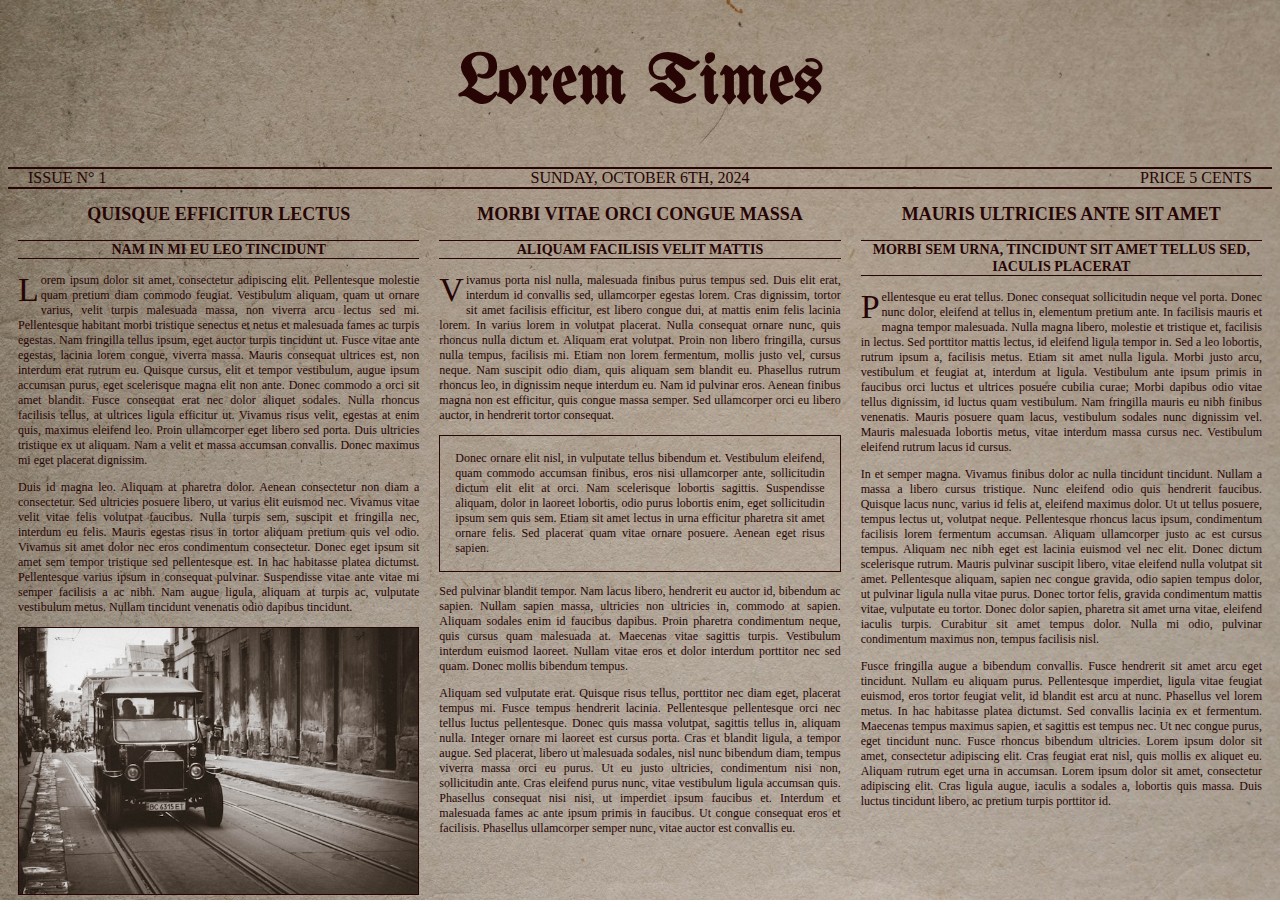
<file: old-newspaper/index.html>
<!DOCTYPE html>
<html>
    <head>
        <title>Interesting Newspaper</title>
        <link href="https://fonts.googleapis.com/css2?family=UnifrakturMaguntia&display=swap" rel="stylesheet">
        <link href="style.css" rel="stylesheet"/>
    </head>
    <body>
        <header>
            <h1>Lorem Times</h1>
            <div id="issue-information">
                <div>Issue N° 1</div>
                <div>Sunday, October 6th, 2024</div>
                <div>Price 5 Cents</div>
            </div>
        </header>
        <main>
            <div>
                <article>
                    <h2>Quisque efficitur lectus</h2>
                    <h3>Nam in mi eu leo tincidunt</h3>
                    <p>
                        <span class="first-letter">L</span>orem ipsum dolor sit amet, consectetur adipiscing
                        elit. Pellentesque molestie quam pretium diam commodo feugiat. Vestibulum aliquam,
                        quam ut ornare varius, velit turpis malesuada massa, non viverra arcu lectus sed mi.
                        Pellentesque habitant morbi tristique senectus et netus et malesuada fames ac turpis
                        egestas. Nam fringilla tellus ipsum, eget auctor turpis tincidunt ut. Fusce vitae ante
                        egestas, lacinia lorem congue, viverra massa. Mauris consequat ultrices est, non
                        interdum erat rutrum eu. Quisque cursus, elit et tempor vestibulum, augue ipsum
                        accumsan purus, eget scelerisque magna elit non ante. Donec commodo a orci sit amet
                        blandit. Fusce consequat erat nec dolor aliquet sodales. Nulla rhoncus facilisis tellus,
                        at ultrices ligula efficitur ut. Vivamus risus velit, egestas at enim quis,
                        maximus eleifend leo. Proin ullamcorper eget libero sed porta. Duis ultricies
                        tristique ex ut aliquam. Nam a velit et massa accumsan convallis. Donec maximus mi
                        eget placerat dignissim. 
                    </p>
                    <p>
                        Duis id magna leo. Aliquam at pharetra dolor. Aenean consectetur non diam a consectetur.
                        Sed ultricies posuere libero, ut varius elit euismod nec. Vivamus vitae velit vitae
                        felis volutpat faucibus. Nulla turpis sem, suscipit et fringilla nec, interdum eu felis.
                        Mauris egestas risus in tortor aliquam pretium quis vel odio. Vivamus sit amet dolor
                        nec eros condimentum consectetur. Donec eget ipsum sit amet sem tempor tristique sed
                        pellentesque est. In hac habitasse platea dictumst. Pellentesque varius ipsum in
                        consequat pulvinar. Suspendisse vitae ante vitae mi semper facilisis a ac nibh.
                        Nam augue ligula, aliquam at turpis ac, vulputate vestibulum metus. Nullam tincidunt
                        venenatis odio dapibus tincidunt. 
                    </p>
                    <img src="images/car.jpg" alt="old car"/>
                </article>
            </div>
            <div>
                <article>
                    <h2>Morbi vitae orci congue massa</h2>
                    <h3>Aliquam facilisis velit mattis</h3>
                    <p>
                        <span class="first-letter">V</span>ivamus porta nisl nulla, malesuada finibus
                        purus tempus sed. Duis elit erat, interdum id convallis sed, ullamcorper egestas
                        lorem. Cras dignissim, tortor sit amet facilisis efficitur, est libero congue dui,
                        at mattis enim felis lacinia lorem. In varius lorem in volutpat placerat. Nulla
                        consequat ornare nunc, quis rhoncus nulla dictum et. Aliquam erat volutpat. Proin
                        non libero fringilla, cursus nulla tempus, facilisis mi. Etiam non lorem fermentum,
                        mollis justo vel, cursus neque. Nam suscipit odio diam, quis aliquam sem blandit eu.
                        Phasellus rutrum rhoncus leo, in dignissim neque interdum eu. Nam id pulvinar eros.
                        Aenean finibus magna non est efficitur, quis congue massa semper. Sed ullamcorper
                        orci eu libero auctor, in hendrerit tortor consequat. 
                    </p>
                    <aside>
                        <p>
                            Donec ornare elit nisl, in vulputate tellus bibendum et. Vestibulum eleifend,
                            quam commodo accumsan finibus, eros nisi ullamcorper ante, sollicitudin dictum
                            elit elit at orci. Nam scelerisque lobortis sagittis. Suspendisse aliquam,
                            dolor in laoreet lobortis, odio purus lobortis enim, eget sollicitudin ipsum
                            sem quis sem. Etiam sit amet lectus in urna efficitur pharetra sit amet ornare
                            felis. Sed placerat quam vitae ornare posuere. Aenean eget risus sapien.
                        </p>
                    </aside>
                    <p>
                        Sed pulvinar blandit tempor. Nam lacus libero, hendrerit eu auctor id, bibendum ac
                        sapien. Nullam sapien massa, ultricies non ultricies in, commodo at sapien. Aliquam
                        sodales enim id faucibus dapibus. Proin pharetra condimentum neque, quis cursus quam
                        malesuada at. Maecenas vitae sagittis turpis. Vestibulum interdum euismod laoreet.
                        Nullam vitae eros et dolor interdum porttitor nec sed quam. Donec mollis bibendum
                        tempus.
                    </p>
                    <p>
                        Aliquam sed vulputate erat. Quisque risus tellus, porttitor nec diam eget, placerat
                        tempus mi. Fusce tempus hendrerit lacinia. Pellentesque pellentesque orci nec tellus
                        luctus pellentesque. Donec quis massa volutpat, sagittis tellus in, aliquam nulla.
                        Integer ornare mi laoreet est cursus porta. Cras et blandit ligula, a tempor augue.
                        Sed placerat, libero ut malesuada sodales, nisl nunc bibendum diam, tempus viverra
                        massa orci eu purus. Ut eu justo ultricies, condimentum nisi non, sollicitudin ante.
                        Cras eleifend purus nunc, vitae vestibulum ligula accumsan quis. Phasellus consequat
                        nisi nisi, ut imperdiet ipsum faucibus et. Interdum et malesuada fames ac ante ipsum
                        primis in faucibus. Ut congue consequat eros et facilisis. Phasellus ullamcorper
                        semper nunc, vitae auctor est convallis eu. 
                    </p>
                </article>
            </div>
            <div>
                <article>
                    <h2>Mauris ultricies ante sit amet</h2>
                    <h3>Morbi sem urna, tincidunt sit amet tellus sed, iaculis placerat</h3>
                    <p>
                        <span class="first-letter">P</span>ellentesque eu erat tellus. Donec consequat
                        sollicitudin neque vel porta. Donec nunc dolor, eleifend at tellus in, elementum
                        pretium ante. In facilisis mauris et magna tempor malesuada. Nulla magna libero, 
                        molestie et tristique et, facilisis in lectus. Sed porttitor mattis lectus, id 
                        eleifend ligula tempor in. Sed a leo lobortis, rutrum ipsum a, facilisis metus. 
                        Etiam sit amet nulla ligula. Morbi justo arcu, vestibulum et feugiat at, interdum 
                        at ligula. Vestibulum ante ipsum primis in faucibus orci luctus et ultrices posuere 
                        cubilia curae; Morbi dapibus odio vitae tellus dignissim, id luctus quam vestibulum. 
                        Nam fringilla mauris eu nibh finibus venenatis. Mauris posuere quam lacus, 
                        vestibulum sodales nunc dignissim vel. Mauris malesuada lobortis metus, vitae 
                        interdum massa cursus nec. Vestibulum eleifend rutrum lacus id cursus. 
                    </p>
                    <p>
                        In et semper magna. Vivamus finibus dolor ac nulla tincidunt tincidunt. Nullam a 
                        massa a libero cursus tristique. Nunc eleifend odio quis hendrerit faucibus. Quisque 
                        lacus nunc, varius id felis at, eleifend maximus dolor. Ut ut tellus posuere, 
                        tempus lectus ut, volutpat neque. Pellentesque rhoncus lacus ipsum, condimentum 
                        facilisis lorem fermentum accumsan. Aliquam ullamcorper justo ac est cursus tempus. 
                        Aliquam nec nibh eget est lacinia euismod vel nec elit. Donec dictum scelerisque 
                        rutrum. Mauris pulvinar suscipit libero, vitae eleifend nulla volutpat sit amet. 
                        Pellentesque aliquam, sapien nec congue gravida, odio sapien tempus dolor, ut 
                        pulvinar ligula nulla vitae purus. Donec tortor felis, gravida condimentum mattis 
                        vitae, vulputate eu tortor. Donec dolor sapien, pharetra sit amet urna vitae, 
                        eleifend iaculis turpis. Curabitur sit amet tempus dolor. Nulla mi odio, pulvinar 
                        condimentum maximus non, tempus facilisis nisl.
                    </p>
                    <p>
                        Fusce fringilla augue a bibendum convallis. Fusce hendrerit sit amet arcu eget 
                        tincidunt. Nullam eu aliquam purus. Pellentesque imperdiet, ligula vitae feugiat 
                        euismod, eros tortor feugiat velit, id blandit est arcu at nunc. Phasellus vel 
                        lorem metus. In hac habitasse platea dictumst. Sed convallis lacinia ex et 
                        fermentum. Maecenas tempus maximus sapien, et sagittis est tempus nec. Ut nec 
                        congue purus, eget tincidunt nunc. Fusce rhoncus bibendum ultricies. Lorem ipsum 
                        dolor sit amet, consectetur adipiscing elit. Cras feugiat erat nisl, quis mollis 
                        ex aliquet eu. Aliquam rutrum eget urna in accumsan. Lorem ipsum dolor sit amet, 
                        consectetur adipiscing elit. Cras ligula augue, iaculis a sodales a, lobortis 
                        quis massa. Duis luctus tincidunt libero, ac pretium turpis porttitor id.
                    </p>
                </article>
            </div>
        </main>
    </body>
</html>
</file>
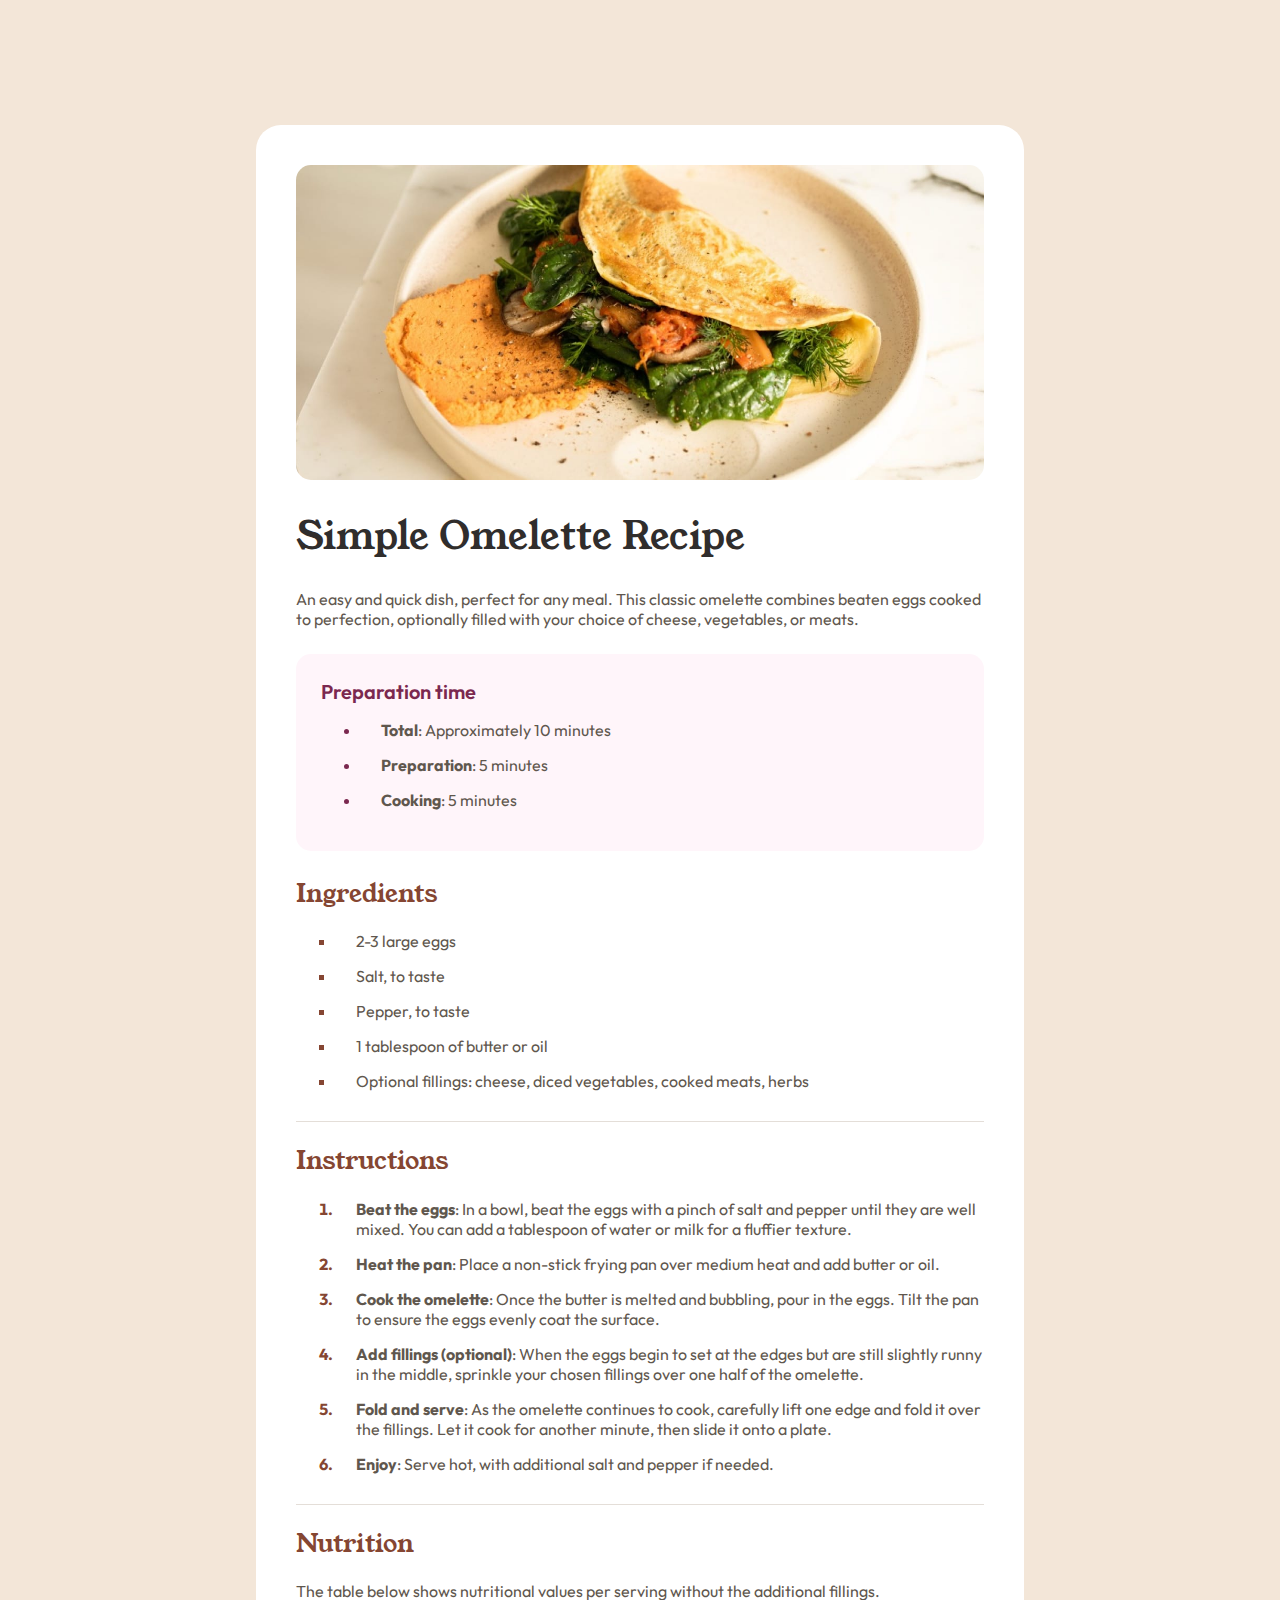
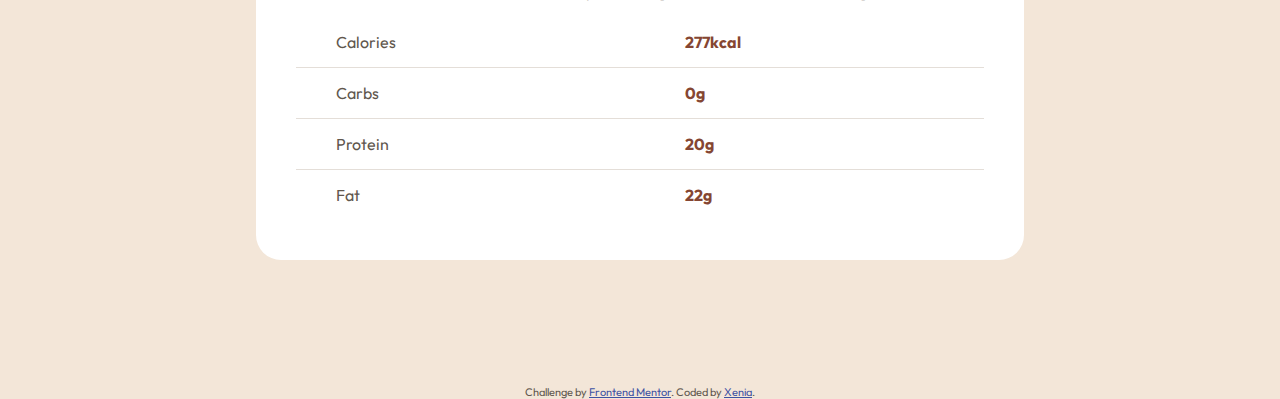
<file: recipe-page-main/index.html>
<!DOCTYPE html>
<html lang="en">
<head>
  <meta charset="UTF-8">
  <meta name="viewport" content="width=device-width, initial-scale=1.0"> <!-- displays site properly based on user's device -->

  <link rel="icon" type="image/png" sizes="32x32" href="./assets/images/favicon-32x32.png">
  
  <title>Frontend Mentor | Recipe page</title>

  <style>
    @font-face {
      font-family: "Outfit";
      src: url("assets/fonts/outfit/Outfit-VariableFont_wght.ttf");
    }

    @font-face {
      font-family: "Young Serif";
      src: url("assets/fonts/young-serif/YoungSerif-Regular.ttf");
    }
  </style>

  <link rel="stylesheet" href="style.css">
  <!-- Feel free to remove these styles or customise in your own stylesheet 👍 -->
  <style>
    .attribution { font-size: 11px; text-align: center; }
    .attribution a { color: hsl(228, 45%, 44%); }
  </style>
</head>
<body>
  <main>
    <img src="assets/images/image-omelette.jpeg"/>

    <h1>Simple Omelette Recipe</h1>
  
    <p>An easy and quick dish, perfect for any meal. This classic omelette combines beaten eggs cooked 
    to perfection, optionally filled with your choice of cheese, vegetables, or meats.</p>
  
    <div id="preparation-time">
      <h3>Preparation time</h3>
      
      <ul>
        <li><strong>Total</strong>: Approximately 10 minutes</li>
        <li><strong>Preparation</strong>: 5 minutes</li>
        <li><strong>Cooking</strong>: 5 minutes</li>
      </ul>
    </div>
  
    <div id="ingredients">
      <h2>Ingredients</h2>
    
      <ul>
        <li>2-3 large eggs</li>
        <li>Salt, to taste</li>
        <li>Pepper, to taste</li>
        <li>1 tablespoon of butter or oil</li>
        <li>Optional fillings: cheese, diced vegetables, cooked meats, herbs</li>
      </ul>
    </div>
    
    <hr />
  
    <div id="instructions">
      <h2>Instructions</h2>
    
      <ol>
        <li><strong>Beat the eggs</strong>: In a bowl, beat the eggs with a pinch of salt and pepper until they are well mixed. 
        You can add a tablespoon of water or milk for a fluffier texture.</li>
      
        <li><strong>Heat the pan</strong>: Place a non-stick frying pan over medium heat and add butter or oil.</li>
      
        <li><strong>Cook the omelette</strong>: Once the butter is melted and bubbling, pour in the eggs. Tilt the pan to ensure 
        the eggs evenly coat the surface.</li>
      
        <li><strong>Add fillings (optional)</strong>: When the eggs begin to set at the edges but are still slightly runny in the 
        middle, sprinkle your chosen fillings over one half of the omelette.</li>
      
        <li><strong>Fold and serve</strong>: As the omelette continues to cook, carefully lift one edge and fold it over the 
        fillings. Let it cook for another minute, then slide it onto a plate.</li>
      
        <li><strong>Enjoy</strong>: Serve hot, with additional salt and pepper if needed.</li>
      </ol>
    </div>
  
    <hr />
  
    <h2>Nutrition</h2>
  
    <p>The table below shows nutritional values per serving without the additional fillings.</p>
  
    <table>
      <tr>
        <td>Calories</td>
        <td>277kcal</td>
      </tr>
      <tr>
        <td>Carbs</td>
        <td>0g</td>
      </tr>
      <tr>
        <td>Protein</td>
        <td>20g</td>
      </tr>
      <tr>
        <td>Fat</td>
        <td>22g</td>
      </tr>
    </table>
  </main>

  <div class="attribution">
    Challenge by <a href="https://www.frontendmentor.io?ref=challenge" target="_blank">Frontend Mentor</a>. 
    Coded by <a href="#">Xenia</a>.
  </div>
</body>
</html>
</file>
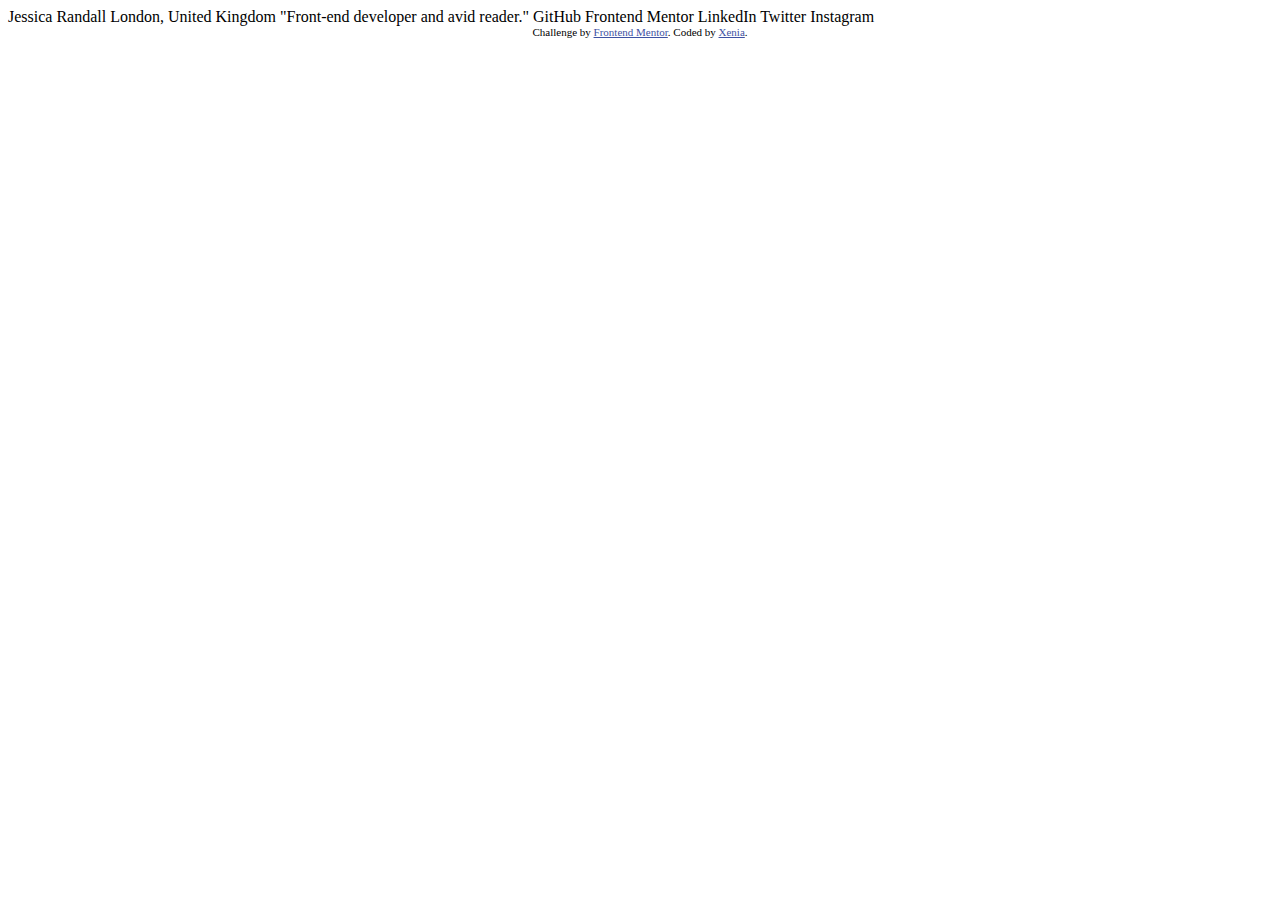
<file: social-links-profile-main/index.html>
<!DOCTYPE html>
<html lang="en">
<head>
  <meta charset="UTF-8">
  <meta name="viewport" content="width=device-width, initial-scale=1.0"> <!-- displays site properly based on user's device -->

  <link rel="icon" type="image/png" sizes="32x32" href="./assets/images/favicon-32x32.png">
  
  <title>Frontend Mentor | Social links profile</title>

  <!-- Feel free to remove these styles or customise in your own stylesheet 👍 -->
  <style>
    .attribution { font-size: 11px; text-align: center; }
    .attribution a { color: hsl(228, 45%, 44%); }
  </style>
</head>
<body>

  Jessica Randall
  London, United Kingdom
  "Front-end developer and avid reader."

  GitHub
  Frontend Mentor
  LinkedIn
  Twitter
  Instagram
  
  <div class="attribution">
    Challenge by <a href="https://www.frontendmentor.io?ref=challenge" target="_blank">Frontend Mentor</a>. 
    Coded by <a href="#">Xenia</a>.
  </div>
</body>
</html>
</file>
<file: old-newspaper/style.css>
:root {
    --text-color: rgb(39, 5, 5);
}

@media (min-width: 1300px) {
    html {
        width: 1300px;
        margin: 0 auto;
    }
}

body {
    background-image: url('images/background.jpg');
    background-size: cover;
    background-attachment: fixed;
    color: var(--text-color);
}

h1 {
    font-family: UnifrakturMaguntia;
    font-size: 70px;
    text-align: center;
}

h3 {
    border-top: 1px solid var(--text-color);
    border-bottom: 1px solid var(--text-color);
}

aside {
    border: 1px solid var(--text-color);
    padding: 15px;
}

aside p {
    margin: 0px;
}

footer p {
    font-style: italic;
}

article {
    width: 100%;
    text-align: justify;
    font-size: 12px;
}

article h2,h3 {
    text-align: center;
}

article img {
    width: 100%;
    box-sizing: border-box;
    border: 1px solid var(--text-color);
}

main {
    display: flex;
}

main div {
    flex: 1;
    padding: 0 10px;
}

.first-letter {
    font-size: 34px;
    float: left;
    line-height: 34px;
    padding-right: 2px;
}

#issue-information {
    border-top: 2px solid var(--text-color);
    border-bottom: 2px solid var(--text-color);
    display: flex;
}

#issue-information div {
    flex: 1;
}

#issue-information, h2, h3 {
    text-transform: uppercase;
}

#issue-information div:nth-child(1) {
    text-align: left;
    padding-left: 20px;
}

#issue-information div:nth-child(2) {
    text-align: center;
}

#issue-information div:nth-child(3) {
    text-align: right;
    padding-right: 20px;
}
</file>
<file: recipe-page-main/style.css>
body {
  color: hsl(30, 10%, 34%);
  background-color: hsl(30, 54%, 90%);
  font-size: 16px;
  font-family: 'Outfit';
  font-weight: 400;
  margin: 0;
}

main {
  box-sizing: border-box;
  background-color: hsl(0, 0%, 100%);
  width: 100%;
  padding: 40px;
}

main img {
  width: calc(100% + 80px);
  margin: -40px -40px 0px -40px;
}

@media (min-width: 500px) {
  main {
    width: 60%;
    margin: 125px auto;
    border-radius: 25px;
  }

  main img {
    width: 100%;
    border-radius: 15px;
    margin: 0;
  }
}

h1, h2 {
  font-family: 'Young Serif';
  font-weight: 400;
}

h1 {
  color: hsl(24, 5%, 18%);
  font-size: 38px;
}

h2 {
  color: hsl(14, 45%, 36%);
  font-size: 25px;
}

h3 {
  color: hsl(332, 51%, 32%);
  font-weight: 600;
  font-size: 20px;
}

li {
  padding-left: 20px;
}

li:not(:last-child) {
  margin-bottom: 15px;
}

hr {
  height: 1px;
  background-color: hsl(30, 18%, 87%);
  border: 0;
  margin-top: 30px;
}

table {
  width: 100%;
  border-collapse: collapse;
}

td {
  border-bottom: 1px solid hsl(30, 18%, 87%);
  padding: 15px 40px;
}

table tr:last-child td {
  border-bottom: 0;
}

tr td:last-child {
  color: hsl(14, 45%, 36%);
  font-weight: bold;
}

#preparation-time {
  background-color: hsl(330, 100%, 98%);
  border-radius: 15px;
  padding: 25px;
  margin: 25px 0;
}

#preparation-time h3 {
  margin: 0;
}

#preparation-time li::marker {
  color: hsl(332, 51%, 32%);
}

#ingredients ul {
  list-style: square;
}

#ingredients li::marker {
  color: hsl(14, 45%, 36%);
}

#instructions li::marker {
  color: hsl(14, 45%, 36%);
  font-weight: bold;
}
</file>
